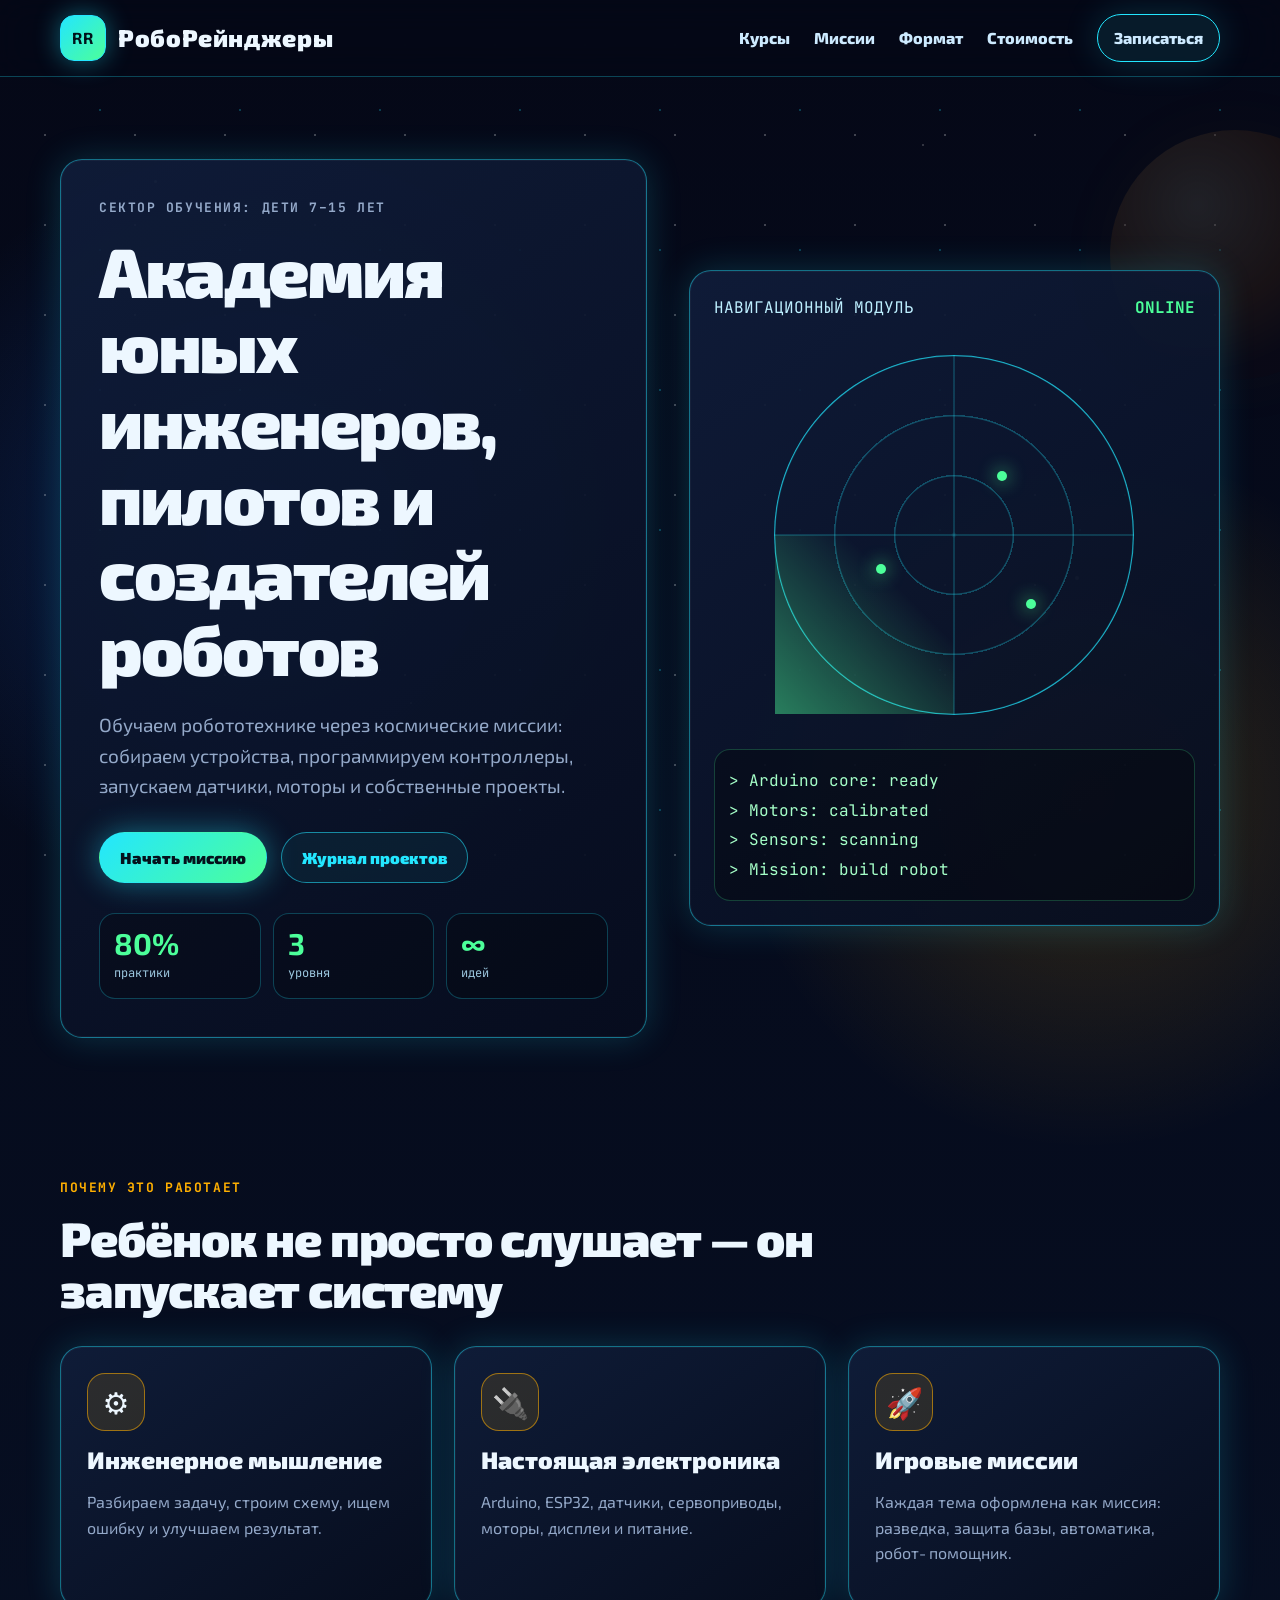
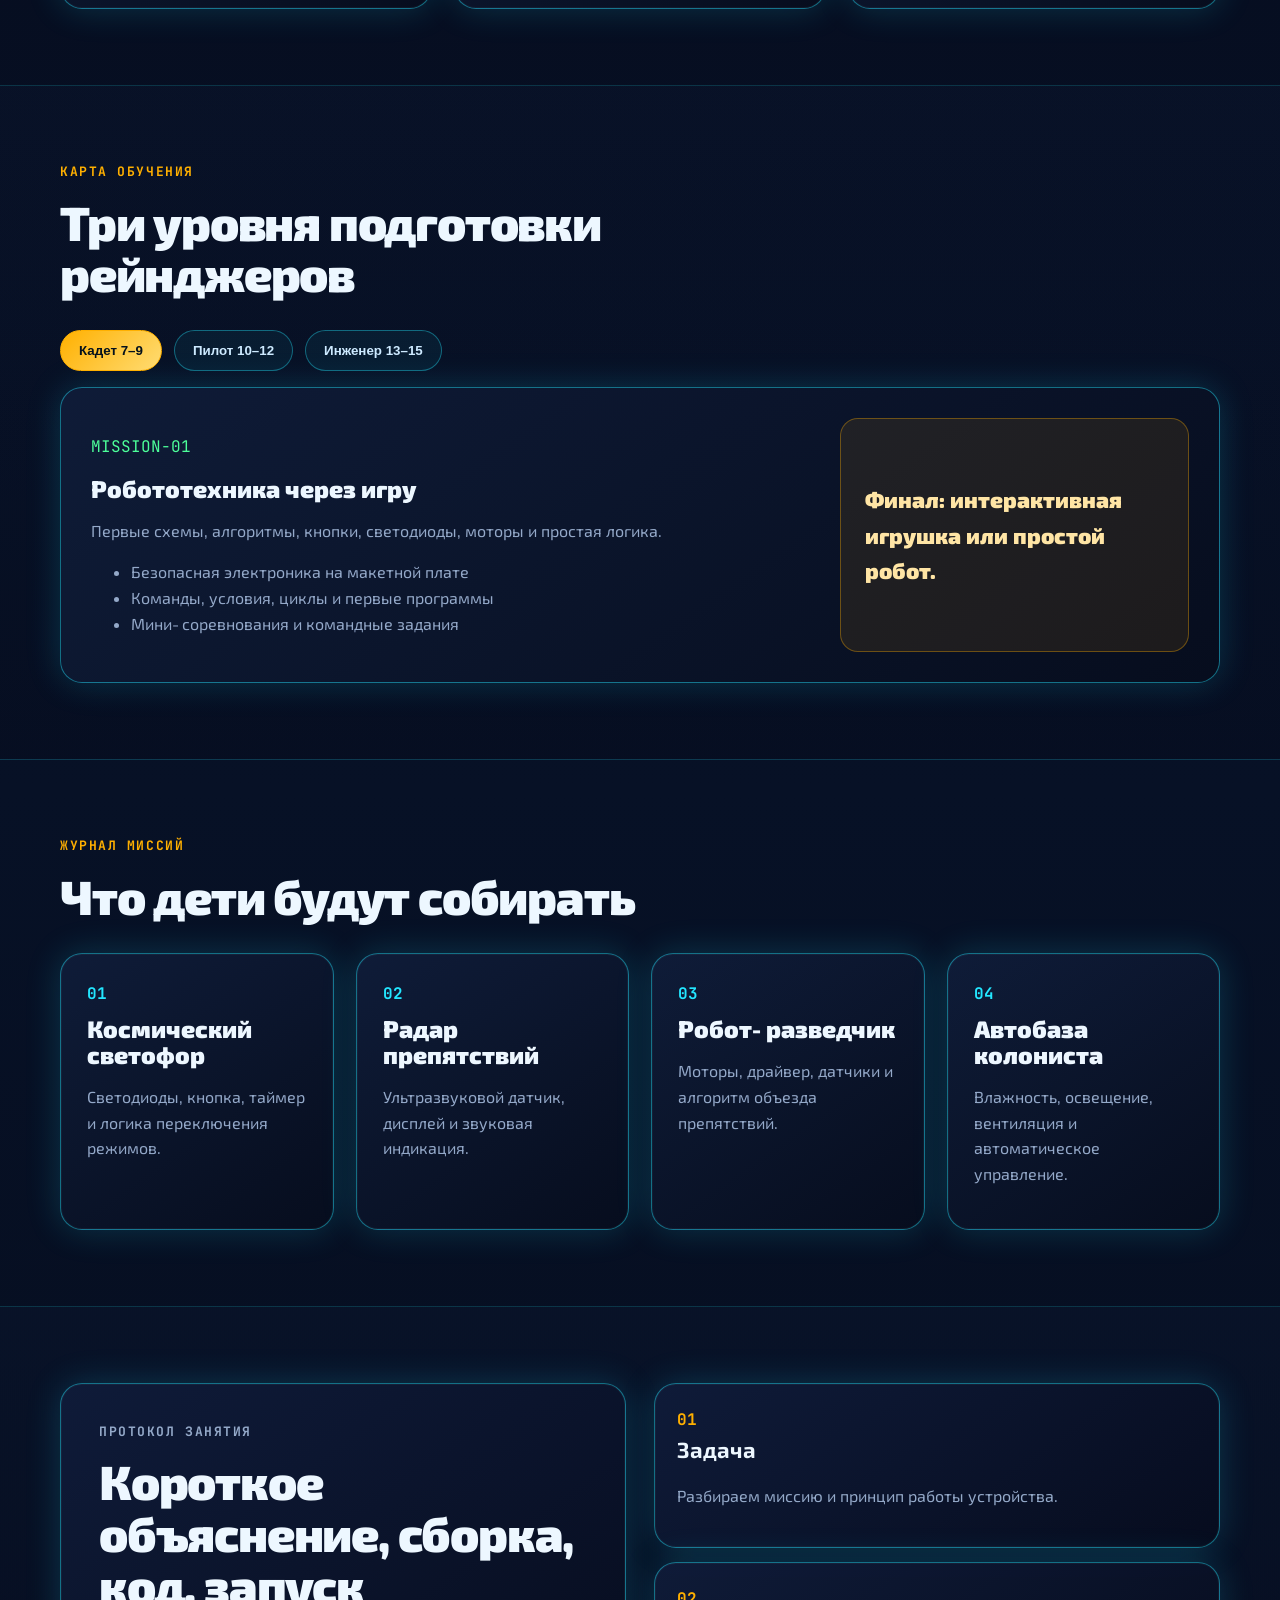
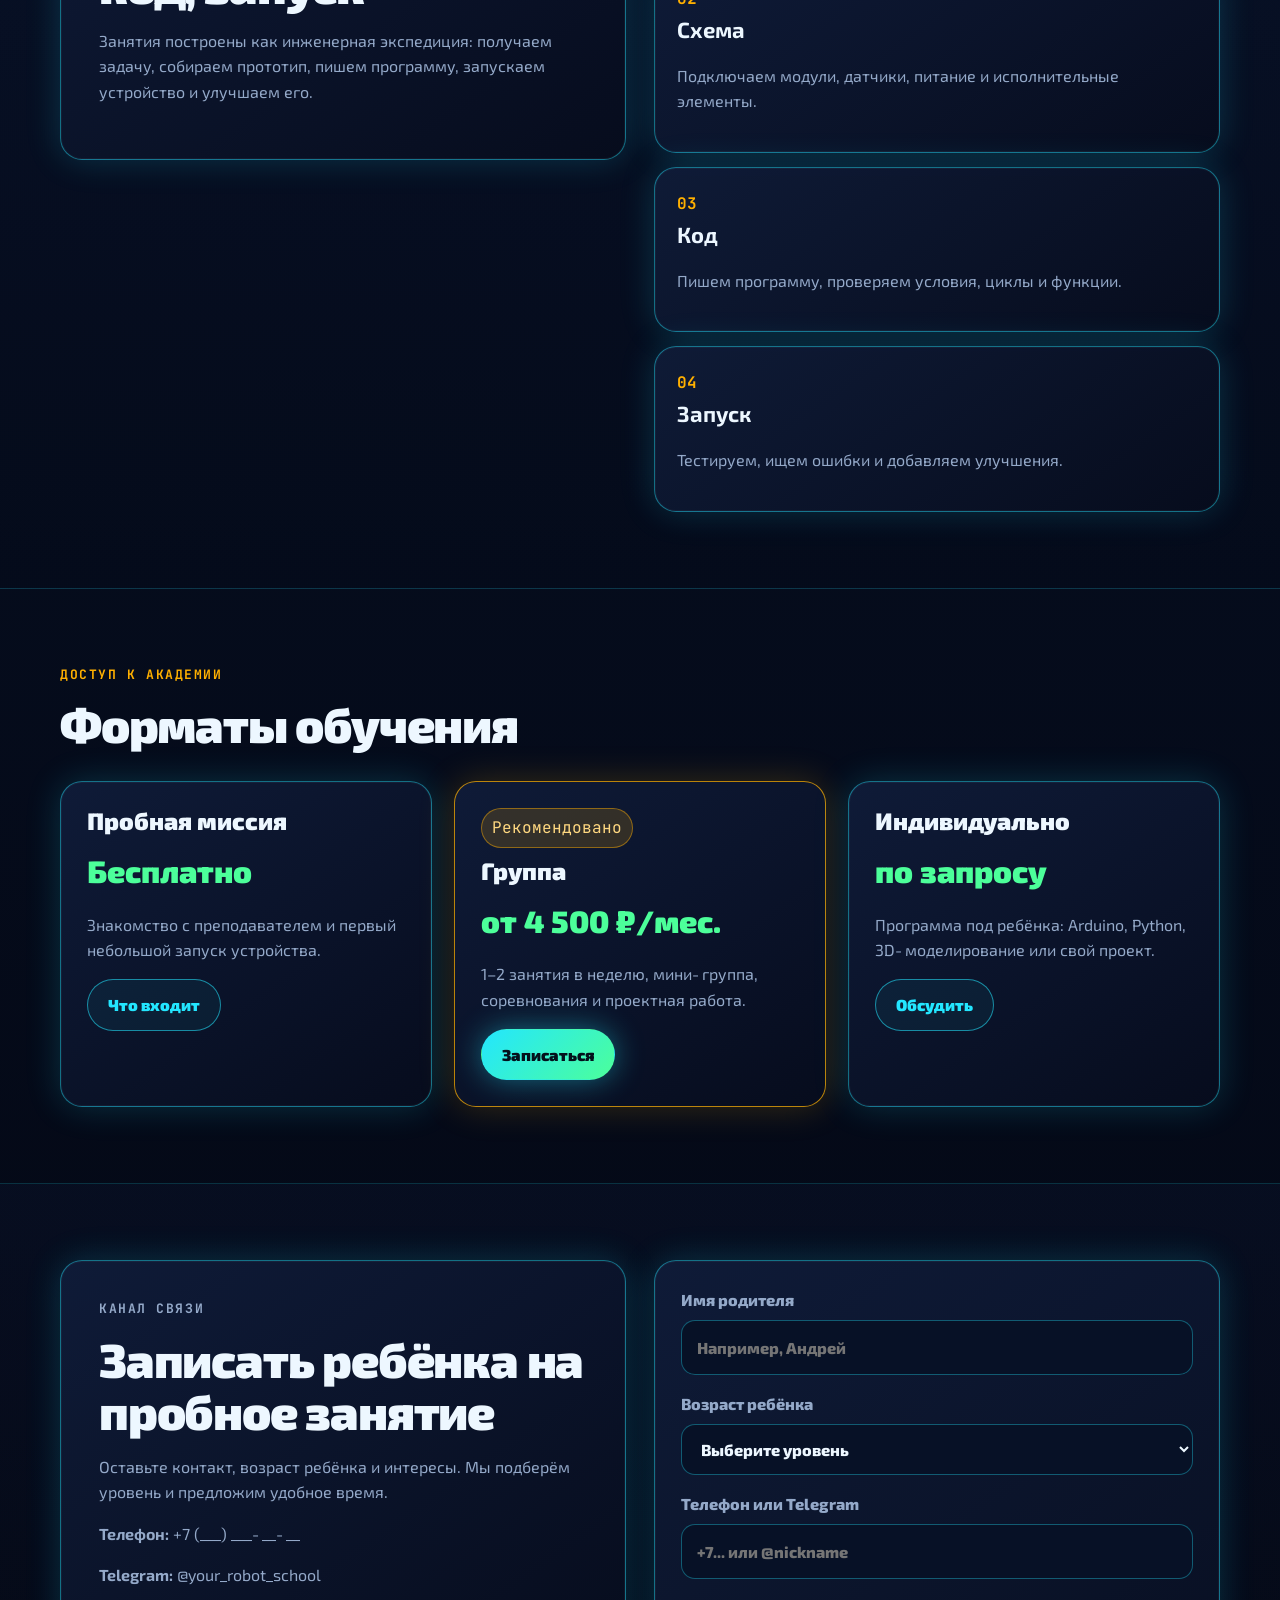
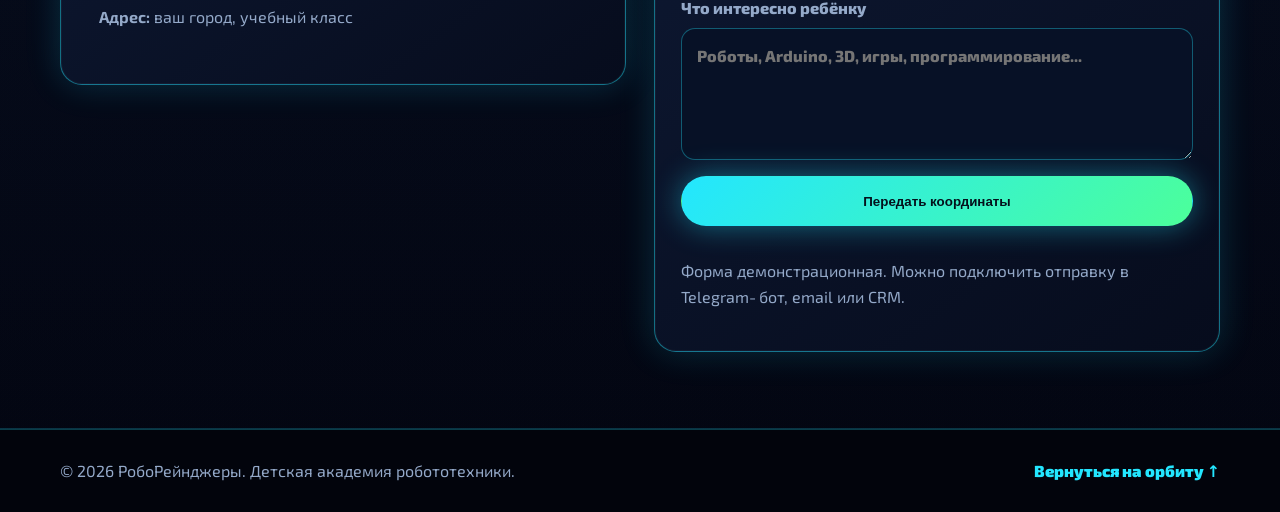
<file: index.html>
<!doctype html>
<html lang="ru">
<head>
  <meta charset="utf-8">
  <meta name="viewport" content="width=device-width, initial-scale=1">
  <title>РобоРейнджеры — робототехника для детей</title>
  <meta name="description" content="Кружок робототехники для детей 7–15 лет: Arduino, электроника, программирование и инженерные проекты в космической теме.">
  <link rel="preconnect" href="https://fonts.googleapis.com">
  <link rel="preconnect" href="https://fonts.gstatic.com" crossorigin>
  <link href="https://fonts.googleapis.com/css2?family=Exo+2:wght@500;700;800;900&family=JetBrains+Mono:wght@400;600;700&display=swap" rel="stylesheet">
  <link rel="stylesheet" href="styles.css">
</head>
<body>
  <div class="space-bg" aria-hidden="true"><span></span><span></span><span></span><span></span><i></i></div>

  <header class="top-panel">
    <nav class="container nav">
      <a class="logo" href="#top"><b>RR</b><span>РобоРейнджеры</span></a>
      <button class="menu-button" aria-label="Открыть меню" aria-expanded="false">☰</button>
      <div class="nav-links" data-nav>
        <a href="#courses">Курсы</a>
        <a href="#missions">Миссии</a>
        <a href="#format">Формат</a>
        <a href="#prices">Стоимость</a>
        <a class="nav-action" href="#signup">Записаться</a>
      </div>
    </nav>
  </header>

  <main id="top">
    <section class="hero container">
      <div class="hud-window hero-copy">
        <p class="system-label">Сектор обучения: дети 7–15 лет</p>
        <h1>Академия юных инженеров, пилотов и создателей роботов</h1>
        <p class="hero-text">Обучаем робототехнике через космические миссии: собираем устройства, программируем контроллеры, запускаем датчики, моторы и собственные проекты.</p>
        <div class="hero-buttons">
          <a class="button primary" href="#signup">Начать миссию</a>
          <a class="button ghost" href="#missions">Журнал проектов</a>
        </div>
        <div class="telemetry">
          <div><strong>80%</strong><span>практики</span></div>
          <div><strong>3</strong><span>уровня</span></div>
          <div><strong>∞</strong><span>идей</span></div>
        </div>
      </div>

      <aside class="cockpit-panel">
        <div class="panel-title"><span>Навигационный модуль</span><b>ONLINE</b></div>
        <div class="radar"><div class="radar-sweep"></div><i class="dot d1"></i><i class="dot d2"></i><i class="dot d3"></i></div>
        <div class="console-lines">
          <p>&gt; Arduino core: ready</p>
          <p>&gt; Motors: calibrated</p>
          <p>&gt; Sensors: scanning</p>
          <p>&gt; Mission: build robot</p>
        </div>
      </aside>
    </section>

    <section class="section container">
      <div class="section-title"><p class="system-label">Почему это работает</p><h2>Ребёнок не просто слушает — он запускает систему</h2></div>
      <div class="grid benefits">
        <article class="hud-card"><span class="card-icon">⚙</span><h3>Инженерное мышление</h3><p>Разбираем задачу, строим схему, ищем ошибку и улучшаем результат.</p></article>
        <article class="hud-card"><span class="card-icon">🔌</span><h3>Настоящая электроника</h3><p>Arduino, ESP32, датчики, сервоприводы, моторы, дисплеи и питание.</p></article>
        <article class="hud-card"><span class="card-icon">🚀</span><h3>Игровые миссии</h3><p>Каждая тема оформлена как миссия: разведка, защита базы, автоматика, робот‑помощник.</p></article>
      </div>
    </section>

    <section class="section mission-zone" id="courses">
      <div class="container">
        <div class="section-title"><p class="system-label">Карта обучения</p><h2>Три уровня подготовки рейнджеров</h2></div>
        <div class="tabs" role="tablist">
          <button class="tab active" data-tab="cadet" role="tab" aria-selected="true">Кадет 7–9</button>
          <button class="tab" data-tab="pilot" role="tab" aria-selected="false">Пилот 10–12</button>
          <button class="tab" data-tab="engineer" role="tab" aria-selected="false">Инженер 13–15</button>
        </div>
        <article class="course active" data-course="cadet"><div><p class="course-code">MISSION-01</p><h3>Робототехника через игру</h3><p>Первые схемы, алгоритмы, кнопки, светодиоды, моторы и простая логика.</p><ul><li>Безопасная электроника на макетной плате</li><li>Команды, условия, циклы и первые программы</li><li>Мини‑соревнования и командные задания</li></ul></div><aside>Финал: интерактивная игрушка или простой робот.</aside></article>
        <article class="course" data-course="pilot"><div><p class="course-code">MISSION-02</p><h3>Arduino и автономные устройства</h3><p>Собираем работающие прототипы, читаем схемы и пишем понятный код.</p><ul><li>Arduino Nano/Uno, датчики расстояния, ИК‑пульты</li><li>Дисплеи, сервоприводы, драйверы моторов</li><li>Отладка: почему устройство не работает и как это найти</li></ul></div><aside>Финал: робот‑машинка, сигнализация или станция датчиков.</aside></article>
        <article class="course" data-course="engineer"><div><p class="course-code">MISSION-03</p><h3>Проекты, код и 3D‑моделирование</h3><p>Ученик проходит путь от идеи до презентации собственного инженерного проекта.</p><ul><li>C/C++, Python и структура программ</li><li>Проектирование корпуса и подготовка деталей</li><li>Командная разработка, тесты и защита проекта</li></ul></div><aside>Финал: полноценный проект с кодом, схемой и корпусом.</aside></article>
      </div>
    </section>

    <section class="section container" id="missions">
      <div class="section-title"><p class="system-label">Журнал миссий</p><h2>Что дети будут собирать</h2></div>
      <div class="grid projects">
        <article class="project hud-card"><span>01</span><h3>Космический светофор</h3><p>Светодиоды, кнопка, таймер и логика переключения режимов.</p></article>
        <article class="project hud-card"><span>02</span><h3>Радар препятствий</h3><p>Ультразвуковой датчик, дисплей и звуковая индикация.</p></article>
        <article class="project hud-card"><span>03</span><h3>Робот‑разведчик</h3><p>Моторы, драйвер, датчики и алгоритм объезда препятствий.</p></article>
        <article class="project hud-card"><span>04</span><h3>Автобаза колониста</h3><p>Влажность, освещение, вентиляция и автоматическое управление.</p></article>
      </div>
    </section>

    <section class="section mission-zone" id="format">
      <div class="container format-grid">
        <div class="hud-window"><p class="system-label">Протокол занятия</p><h2>Короткое объяснение, сборка, код, запуск</h2><p>Занятия построены как инженерная экспедиция: получаем задачу, собираем прототип, пишем программу, запускаем устройство и улучшаем его.</p></div>
        <div class="steps"><div><b>01</b><strong>Задача</strong><p>Разбираем миссию и принцип работы устройства.</p></div><div><b>02</b><strong>Схема</strong><p>Подключаем модули, датчики, питание и исполнительные элементы.</p></div><div><b>03</b><strong>Код</strong><p>Пишем программу, проверяем условия, циклы и функции.</p></div><div><b>04</b><strong>Запуск</strong><p>Тестируем, ищем ошибки и добавляем улучшения.</p></div></div>
      </div>
    </section>

    <section class="section container" id="prices">
      <div class="section-title"><p class="system-label">Доступ к академии</p><h2>Форматы обучения</h2></div>
      <div class="grid prices">
        <article class="price-card hud-card"><h3>Пробная миссия</h3><p class="price">Бесплатно</p><p>Знакомство с преподавателем и первый небольшой запуск устройства.</p><a class="button ghost" href="trial-mission.html">Что входит</a></article>
        <article class="price-card hud-card featured"><p class="badge">Рекомендовано</p><h3>Группа</h3><p class="price">от 4 500 ₽/мес.</p><p>1–2 занятия в неделю, мини‑группа, соревнования и проектная работа.</p><a class="button primary" href="#signup">Записаться</a></article>
        <article class="price-card hud-card"><h3>Индивидуально</h3><p class="price">по запросу</p><p>Программа под ребёнка: Arduino, Python, 3D‑моделирование или свой проект.</p><a class="button ghost" href="#signup">Обсудить</a></article>
      </div>
    </section>

    <section class="section signup-zone" id="signup">
      <div class="container signup-grid">
        <div class="hud-window"><p class="system-label">Канал связи</p><h2>Записать ребёнка на пробное занятие</h2><p>Оставьте контакт, возраст ребёнка и интересы. Мы подберём уровень и предложим удобное время.</p><div class="contact-list"><p><b>Телефон:</b> +7 (___) ___‑__‑__</p><p><b>Telegram:</b> @your_robot_school</p><p><b>Адрес:</b> ваш город, учебный класс</p></div></div>
        <form class="hud-form" data-form><label>Имя родителя<input type="text" name="parent" placeholder="Например, Андрей" required></label><label>Возраст ребёнка<select name="age" required><option value="">Выберите уровень</option><option>Кадет 7–9 лет</option><option>Пилот 10–12 лет</option><option>Инженер 13–15 лет</option></select></label><label>Телефон или Telegram<input type="text" name="contact" placeholder="+7... или @nickname" required></label><label>Что интересно ребёнку<textarea name="message" rows="4" placeholder="Роботы, Arduino, 3D, игры, программирование..."></textarea></label><button class="button primary" type="submit">Передать координаты</button><p class="form-status" data-form-note>Форма демонстрационная. Можно подключить отправку в Telegram‑бот, email или CRM.</p></form>
      </div>
    </section>
  </main>

  <footer class="footer"><div class="container footer-inner"><p>© 2026 РобоРейнджеры. Детская академия робототехники.</p><a href="#top">Вернуться на орбиту ↑</a></div></footer>
  <script src="script.js"></script>
</body>
</html>
</file>
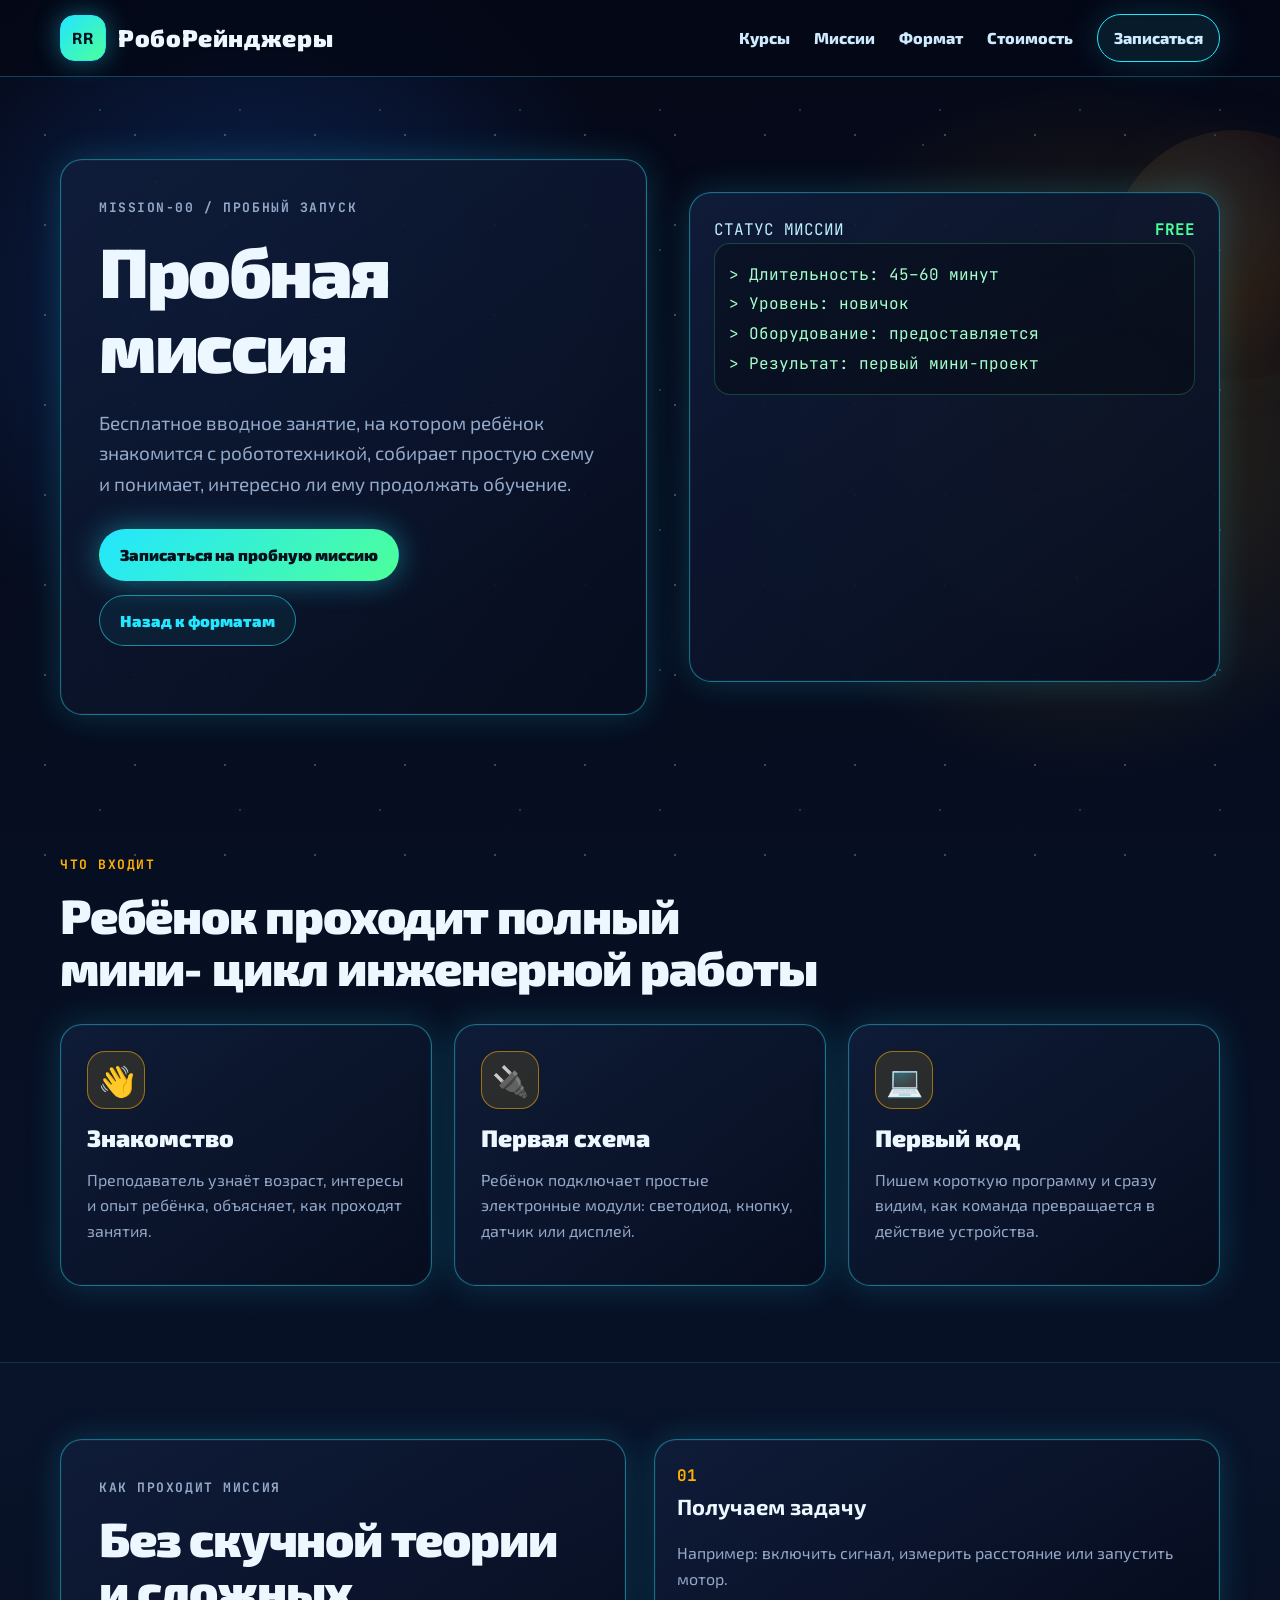
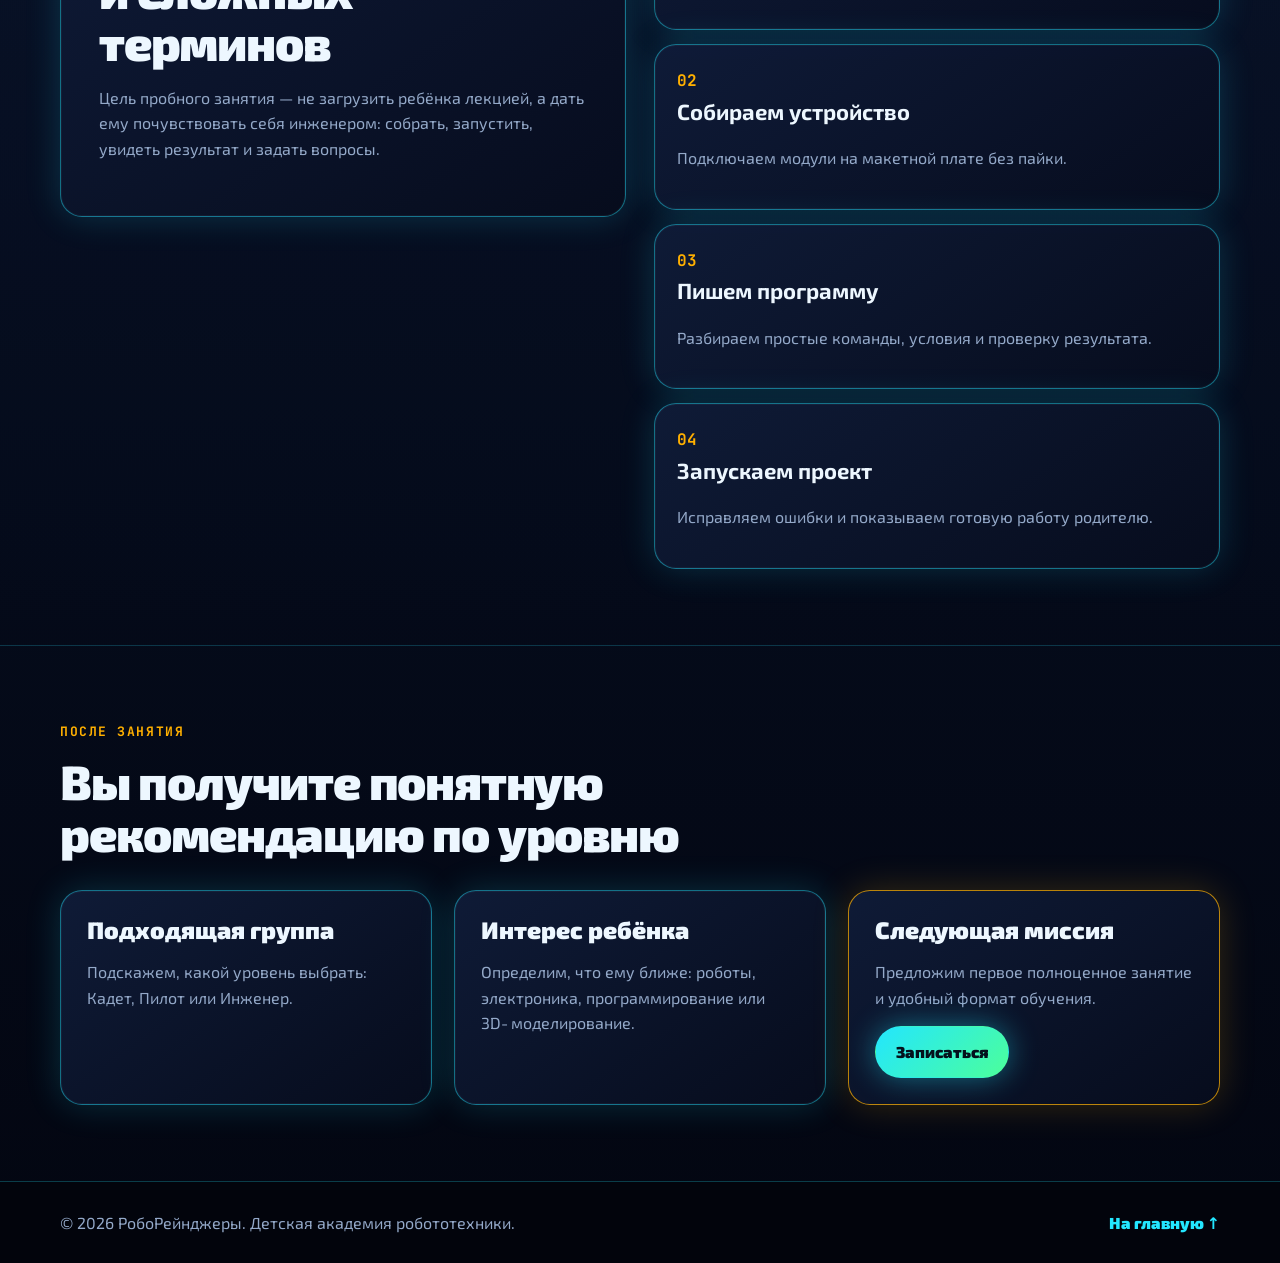
<file: trial-mission.html>
<!doctype html>
<html lang="ru">
<head>
  <meta charset="utf-8">
  <meta name="viewport" content="width=device-width, initial-scale=1">
  <title>Пробная миссия — РобоРейнджеры</title>
  <meta name="description" content="Что входит в бесплатную пробную миссию по робототехнике для детей.">
  <link rel="preconnect" href="https://fonts.googleapis.com">
  <link rel="preconnect" href="https://fonts.gstatic.com" crossorigin>
  <link href="https://fonts.googleapis.com/css2?family=Exo+2:wght@500;700;800;900&family=JetBrains+Mono:wght@400;600;700&display=swap" rel="stylesheet">
  <link rel="stylesheet" href="styles.css">
</head>
<body>
  <div class="space-bg" aria-hidden="true"><span></span><span></span><span></span><span></span><i></i></div>

  <header class="top-panel">
    <nav class="container nav">
      <a class="logo" href="index.html"><b>RR</b><span>РобоРейнджеры</span></a>
      <button class="menu-button" aria-label="Открыть меню" aria-expanded="false">☰</button>
      <div class="nav-links" data-nav>
        <a href="index.html#courses">Курсы</a>
        <a href="index.html#missions">Миссии</a>
        <a href="index.html#format">Формат</a>
        <a href="index.html#prices">Стоимость</a>
        <a class="nav-action" href="index.html#signup">Записаться</a>
      </div>
    </nav>
  </header>

  <main>
    <section class="hero container">
      <div class="hud-window hero-copy">
        <p class="system-label">MISSION-00 / пробный запуск</p>
        <h1>Пробная миссия</h1>
        <p class="hero-text">Бесплатное вводное занятие, на котором ребёнок знакомится с робототехникой, собирает простую схему и понимает, интересно ли ему продолжать обучение.</p>
        <div class="hero-buttons">
          <a class="button primary" href="index.html#signup">Записаться на пробную миссию</a>
          <a class="button ghost" href="index.html#prices">Назад к форматам</a>
        </div>
      </div>

      <aside class="cockpit-panel">
        <div class="panel-title"><span>Статус миссии</span><b>FREE</b></div>
        <div class="console-lines">
          <p>&gt; Длительность: 45–60 минут</p>
          <p>&gt; Уровень: новичок</p>
          <p>&gt; Оборудование: предоставляется</p>
          <p>&gt; Результат: первый мини‑проект</p>
        </div>
      </aside>
    </section>

    <section class="section container">
      <div class="section-title">
        <p class="system-label">Что входит</p>
        <h2>Ребёнок проходит полный мини‑цикл инженерной работы</h2>
      </div>
      <div class="grid benefits">
        <article class="hud-card"><span class="card-icon">👋</span><h3>Знакомство</h3><p>Преподаватель узнаёт возраст, интересы и опыт ребёнка, объясняет, как проходят занятия.</p></article>
        <article class="hud-card"><span class="card-icon">🔌</span><h3>Первая схема</h3><p>Ребёнок подключает простые электронные модули: светодиод, кнопку, датчик или дисплей.</p></article>
        <article class="hud-card"><span class="card-icon">💻</span><h3>Первый код</h3><p>Пишем короткую программу и сразу видим, как команда превращается в действие устройства.</p></article>
      </div>
    </section>

    <section class="section mission-zone">
      <div class="container format-grid">
        <div class="hud-window">
          <p class="system-label">Как проходит миссия</p>
          <h2>Без скучной теории и сложных терминов</h2>
          <p>Цель пробного занятия — не загрузить ребёнка лекцией, а дать ему почувствовать себя инженером: собрать, запустить, увидеть результат и задать вопросы.</p>
        </div>
        <div class="steps">
          <div><b>01</b><strong>Получаем задачу</strong><p>Например: включить сигнал, измерить расстояние или запустить мотор.</p></div>
          <div><b>02</b><strong>Собираем устройство</strong><p>Подключаем модули на макетной плате без пайки.</p></div>
          <div><b>03</b><strong>Пишем программу</strong><p>Разбираем простые команды, условия и проверку результата.</p></div>
          <div><b>04</b><strong>Запускаем проект</strong><p>Исправляем ошибки и показываем готовую работу родителю.</p></div>
        </div>
      </div>
    </section>

    <section class="section container">
      <div class="section-title">
        <p class="system-label">После занятия</p>
        <h2>Вы получите понятную рекомендацию по уровню</h2>
      </div>
      <div class="grid prices">
        <article class="hud-card"><h3>Подходящая группа</h3><p>Подскажем, какой уровень выбрать: Кадет, Пилот или Инженер.</p></article>
        <article class="hud-card"><h3>Интерес ребёнка</h3><p>Определим, что ему ближе: роботы, электроника, программирование или 3D‑моделирование.</p></article>
        <article class="hud-card featured"><h3>Следующая миссия</h3><p>Предложим первое полноценное занятие и удобный формат обучения.</p><a class="button primary" href="index.html#signup">Записаться</a></article>
      </div>
    </section>
  </main>

  <footer class="footer"><div class="container footer-inner"><p>© 2026 РобоРейнджеры. Детская академия робототехники.</p><a href="index.html">На главную ↑</a></div></footer>
  <script src="script.js"></script>
</body>
</html>
</file>
<file: styles.css>
:root{
  --bg:#050817;--panel:#0b1328;--panel2:#101d3a;--line:#23e6ff;--line2:#ffb000;--green:#4cff9a;--text:#edf7ff;--muted:#94a9c9;--danger:#ff4e7a;--shadow:0 0 35px rgba(35,230,255,.18);--radius:22px
}
*{box-sizing:border-box}html{scroll-behavior:smooth}body{margin:0;background:radial-gradient(circle at 20% 10%,rgba(33,115,255,.24),transparent 24rem),radial-gradient(circle at 85% 15%,rgba(255,176,0,.18),transparent 22rem),linear-gradient(180deg,#050817,#071126 45%,#030611);color:var(--text);font-family:'Exo 2',system-ui,sans-serif;line-height:1.6;overflow-x:hidden}a{color:inherit;text-decoration:none}.container{width:min(1160px,calc(100% - 36px));margin:auto}.space-bg{position:fixed;inset:0;pointer-events:none;z-index:-1;background-image:radial-gradient(#fff 1px,transparent 1px),radial-gradient(#23e6ff 1px,transparent 1px);background-size:90px 90px,140px 140px;background-position:0 0,30px 40px;opacity:.24}.space-bg span{position:absolute;border-radius:50%;background:#fff;box-shadow:0 0 18px #fff}.space-bg span:nth-child(1){width:3px;height:3px;left:12%;top:20%;animation:blink 2s infinite}.space-bg span:nth-child(2){width:2px;height:2px;left:72%;top:16%;animation:blink 3s infinite}.space-bg span:nth-child(3){width:4px;height:4px;left:84%;top:64%;animation:blink 2.6s infinite}.space-bg span:nth-child(4){width:2px;height:2px;left:32%;top:78%;animation:blink 4s infinite}.space-bg i{position:absolute;right:-80px;top:130px;width:250px;height:250px;border-radius:50%;background:radial-gradient(circle at 35% 30%,#ffe6a3,#b45b00 45%,#311000 70%);box-shadow:0 0 90px rgba(255,176,0,.32);opacity:.45}@keyframes blink{50%{opacity:.25;transform:scale(.6)}}
.top-panel{position:sticky;top:0;z-index:20;background:rgba(5,8,23,.78);border-bottom:1px solid rgba(35,230,255,.28);backdrop-filter:blur(16px)}.nav{height:76px;display:flex;align-items:center;justify-content:space-between}.logo{display:flex;align-items:center;gap:12px;font-weight:900;letter-spacing:.04em}.logo b{width:46px;height:46px;display:grid;place-items:center;border:1px solid var(--line);border-radius:14px;color:#00131a;background:linear-gradient(135deg,var(--line),var(--green));box-shadow:0 0 26px rgba(35,230,255,.4)}.logo span{font-size:24px}.nav-links{display:flex;align-items:center;gap:24px;color:#cdeaff;font-weight:800}.nav-links a{transition:.2s}.nav-links a:hover{color:var(--line);text-shadow:0 0 14px var(--line)}.nav-action{padding:10px 16px;border:1px solid var(--line);border-radius:999px;background:rgba(35,230,255,.09);box-shadow:var(--shadow)}.menu-button{display:none;background:var(--panel);color:var(--line);border:1px solid var(--line);border-radius:12px;padding:8px 12px;font-size:22px}
.hero{display:grid;grid-template-columns:1.05fr .95fr;gap:42px;align-items:center;padding:82px 0 64px}.hud-window,.hud-card,.cockpit-panel,.hud-form,.steps div{position:relative;background:linear-gradient(145deg,rgba(16,29,58,.92),rgba(7,13,30,.92));border:1px solid rgba(35,230,255,.45);border-radius:var(--radius);box-shadow:var(--shadow),inset 0 0 0 1px rgba(255,255,255,.04);overflow:hidden}.hud-window:before,.hud-card:before,.cockpit-panel:before,.hud-form:before,.steps div:before{content:"";position:absolute;inset:0;background:linear-gradient(90deg,transparent,rgba(35,230,255,.06),transparent);transform:translateX(-100%);animation:scan 7s infinite}@keyframes scan{40%,100%{transform:translateX(100%)}}.hud-window{padding:38px}.system-label{margin:0 0 14px;color:var(--line2);font-family:'JetBrains Mono',monospace;font-size:13px;font-weight:700;text-transform:uppercase;letter-spacing:.12em}h1,h2,h3{margin:0;line-height:1.08;font-weight:900}h1{font-size:clamp(40px,6vw,70px);letter-spacing:-.035em}h2{font-size:clamp(30px,4vw,48px);letter-spacing:-.025em}h3{font-size:24px}.hero-text,.hud-card p,.course p,.course li,.steps p,.hud-window p,.hud-form,.contact-list,.price-card p{color:var(--muted)}.hero-text{font-size:19px;margin:24px 0}.hero-buttons{display:flex;flex-wrap:wrap;gap:14px;margin:30px 0}.button{display:inline-flex;justify-content:center;align-items:center;min-height:50px;padding:12px 20px;border-radius:999px;font-weight:900;border:1px solid transparent;cursor:pointer}.button.primary{color:#04111c;background:linear-gradient(135deg,var(--line),var(--green));box-shadow:0 0 30px rgba(35,230,255,.42)}.button.ghost{color:var(--line);border-color:rgba(35,230,255,.55);background:rgba(35,230,255,.06)}.telemetry{display:grid;grid-template-columns:repeat(3,1fr);gap:12px}.telemetry div{padding:14px;border:1px solid rgba(35,230,255,.25);border-radius:16px;background:rgba(0,0,0,.2)}.telemetry strong{display:block;color:var(--green);font-size:30px;line-height:1}.telemetry span{font-family:'JetBrains Mono',monospace;color:#9cc7df;font-size:12px}.cockpit-panel{padding:24px;min-height:490px}.panel-title{display:flex;justify-content:space-between;gap:12px;font-family:'JetBrains Mono',monospace;text-transform:uppercase;color:#bdefff}.panel-title b{color:var(--green)}.radar{position:relative;width:min(360px,82vw);height:min(360px,82vw);margin:34px auto;border-radius:50%;border:1px solid rgba(35,230,255,.65);background:radial-gradient(circle,rgba(35,230,255,.08) 0 2px,transparent 3px),repeating-radial-gradient(circle,transparent 0 58px,rgba(35,230,255,.28) 59px 60px),linear-gradient(transparent 49.7%,rgba(35,230,255,.35) 50%,transparent 50.3%),linear-gradient(90deg,transparent 49.7%,rgba(35,230,255,.35) 50%,transparent 50.3%)}.radar-sweep{position:absolute;inset:50% 50% 0 0;transform-origin:100% 0;background:linear-gradient(45deg,rgba(76,255,154,.45),transparent 70%);animation:sweep 3s linear infinite}@keyframes sweep{to{transform:rotate(360deg)}}.dot{position:absolute;width:10px;height:10px;border-radius:50%;background:var(--green);box-shadow:0 0 18px var(--green)}.d1{left:62%;top:32%}.d2{left:28%;top:58%}.d3{left:70%;top:68%}.console-lines{font-family:'JetBrains Mono',monospace;color:#a5ffc8;background:rgba(0,0,0,.28);border:1px solid rgba(76,255,154,.22);border-radius:16px;padding:14px}.console-lines p{margin:4px 0}
.section{padding:76px 0}.section-title{max-width:780px;margin-bottom:30px}.grid{display:grid;gap:22px}.benefits,.prices{grid-template-columns:repeat(3,1fr)}.projects{grid-template-columns:repeat(4,1fr)}.hud-card{padding:26px}.card-icon{display:grid;place-items:center;width:58px;height:58px;margin-bottom:16px;border:1px solid rgba(255,176,0,.55);border-radius:18px;background:rgba(255,176,0,.12);font-size:30px}.mission-zone,.signup-zone{border-top:1px solid rgba(35,230,255,.18);border-bottom:1px solid rgba(35,230,255,.18);background:linear-gradient(180deg,rgba(16,29,58,.25),rgba(5,8,23,.25))}.tabs{display:flex;flex-wrap:wrap;gap:12px;margin-bottom:16px}.tab{padding:12px 18px;border-radius:999px;border:1px solid rgba(35,230,255,.38);background:rgba(35,230,255,.06);color:#cdeaff;font-weight:900;cursor:pointer}.tab.active{color:#04111c;background:linear-gradient(135deg,var(--line2),#ffdc73);border-color:var(--line2)}.course{display:none;grid-template-columns:1.35fr .65fr;gap:24px;padding:30px;border:1px solid rgba(35,230,255,.45);border-radius:var(--radius);background:linear-gradient(145deg,rgba(16,29,58,.92),rgba(7,13,30,.92));box-shadow:var(--shadow)}.course.active{display:grid}.course-code{font-family:'JetBrains Mono',monospace;color:var(--green)!important}.course aside{display:grid;place-items:center;padding:24px;border-radius:18px;border:1px solid rgba(255,176,0,.35);background:rgba(255,176,0,.09);color:#ffe5a5;font-weight:900;font-size:22px}.project span{display:inline-block;margin-bottom:10px;color:var(--line);font-family:'JetBrains Mono',monospace;font-weight:700}.format-grid,.signup-grid{display:grid;grid-template-columns:1fr 1fr;gap:28px;align-items:start}.steps{display:grid;gap:14px}.steps div{padding:22px}.steps b{color:var(--line2);font-family:'JetBrains Mono',monospace}.steps strong{display:block;color:var(--text);font-size:22px}.price{color:var(--green)!important;font-size:31px;font-weight:900;margin:12px 0}.featured{border-color:rgba(255,176,0,.72);box-shadow:0 0 36px rgba(255,176,0,.2)}.badge{display:inline-flex;margin:0 0 10px;padding:6px 10px;border-radius:999px;background:rgba(255,176,0,.16);color:#ffd880!important;border:1px solid rgba(255,176,0,.45);font-family:'JetBrains Mono',monospace}.hud-form{display:grid;gap:16px;padding:26px}label{display:grid;gap:7px;font-weight:800}input,select,textarea{width:100%;padding:14px 15px;border:1px solid rgba(35,230,255,.35);border-radius:14px;background:#071126;color:var(--text);font:inherit;outline:none}input:focus,select:focus,textarea:focus{border-color:var(--line);box-shadow:0 0 0 4px rgba(35,230,255,.12)}.form-status.success{color:var(--green)}.footer{padding:28px 0;background:#02040c;border-top:1px solid rgba(35,230,255,.25)}.footer-inner{display:flex;justify-content:space-between;gap:16px}.footer p{margin:0;color:var(--muted)}.footer a{color:var(--line);font-weight:900}
@media(max-width:900px){.menu-button{display:block}.nav-links{position:absolute;top:76px;left:18px;right:18px;display:none;flex-direction:column;align-items:stretch;padding:14px;background:#071126;border:1px solid rgba(35,230,255,.45);border-radius:18px;box-shadow:var(--shadow)}.nav-links.open{display:flex}.nav-links a{padding:12px}.hero,.course,.format-grid,.signup-grid{grid-template-columns:1fr}.benefits,.prices{grid-template-columns:1fr}.projects{grid-template-columns:repeat(2,1fr)}}
@media(max-width:560px){.container{width:calc(100% - 24px)}.hud-window{padding:24px}.telemetry{grid-template-columns:1fr}.projects{grid-template-columns:1fr}.footer-inner{flex-direction:column}.cockpit-panel{min-height:auto}.radar{width:260px;height:260px}}
</file>
